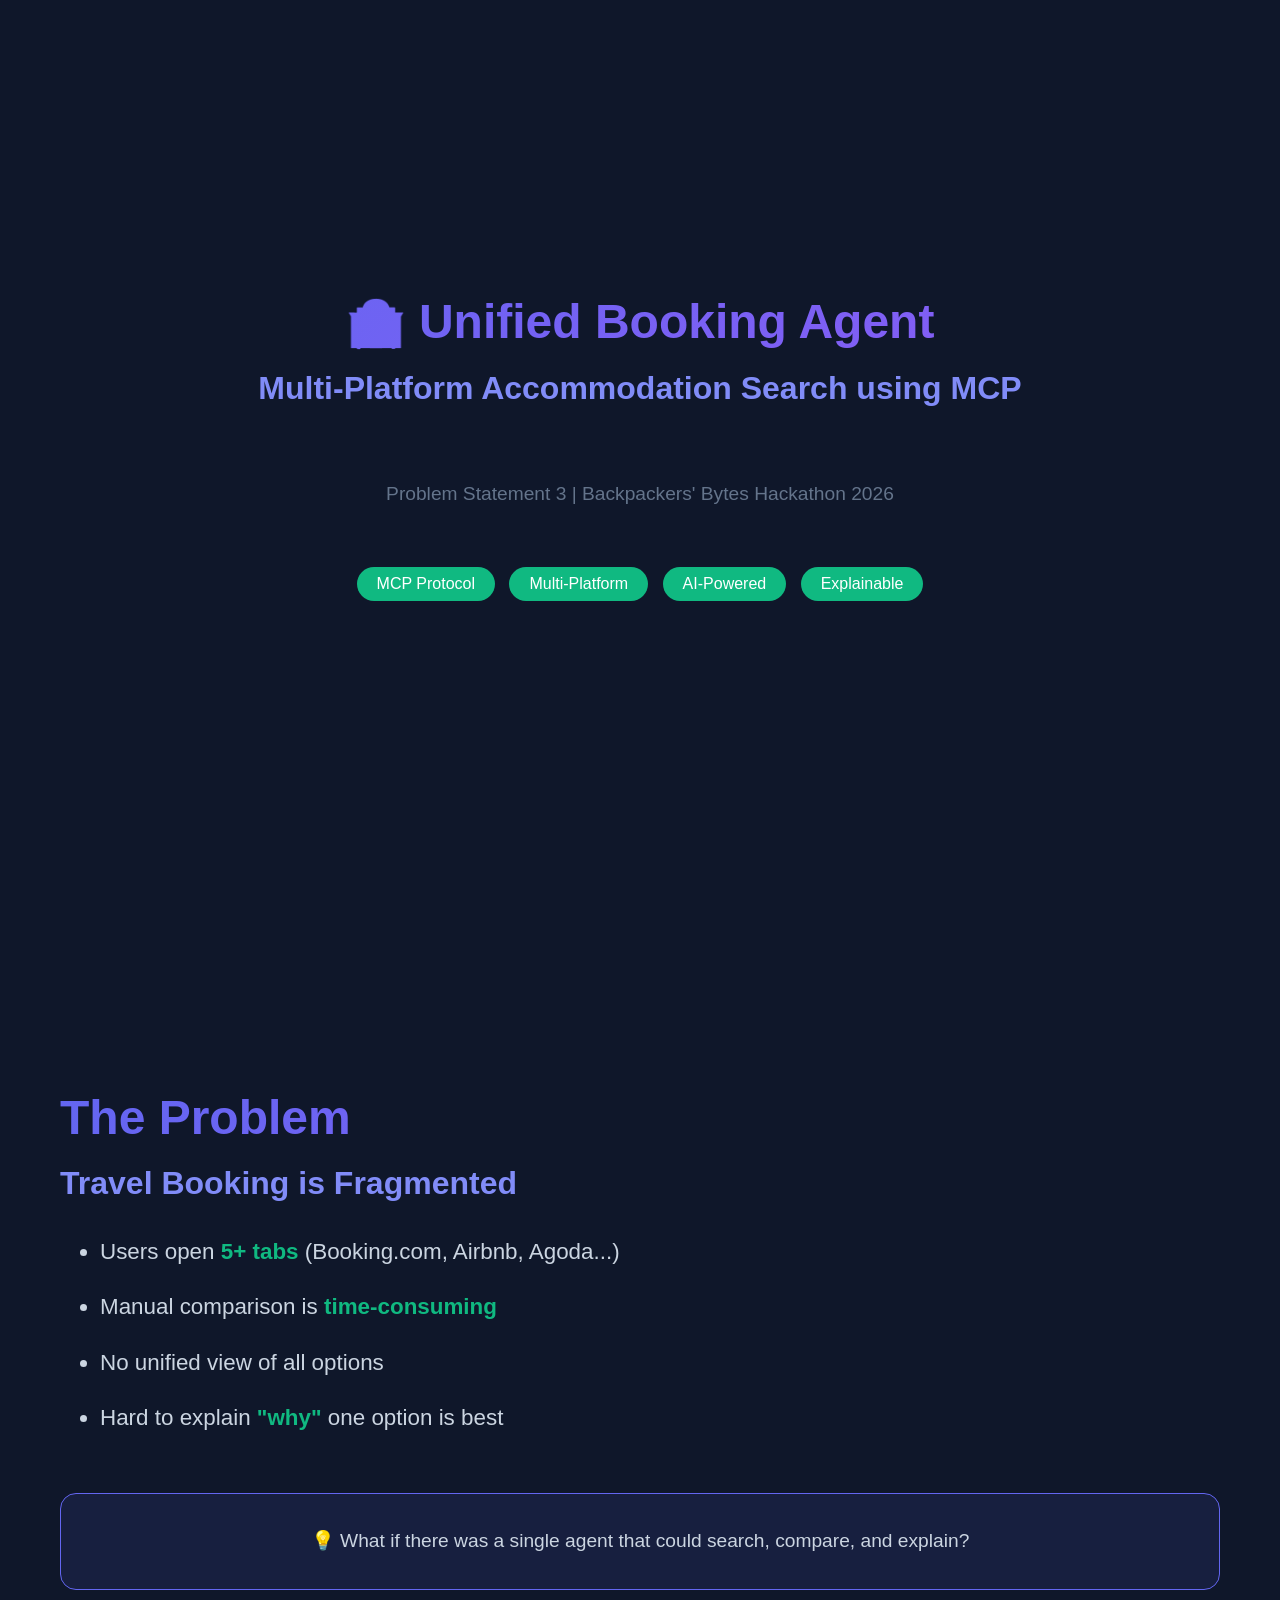
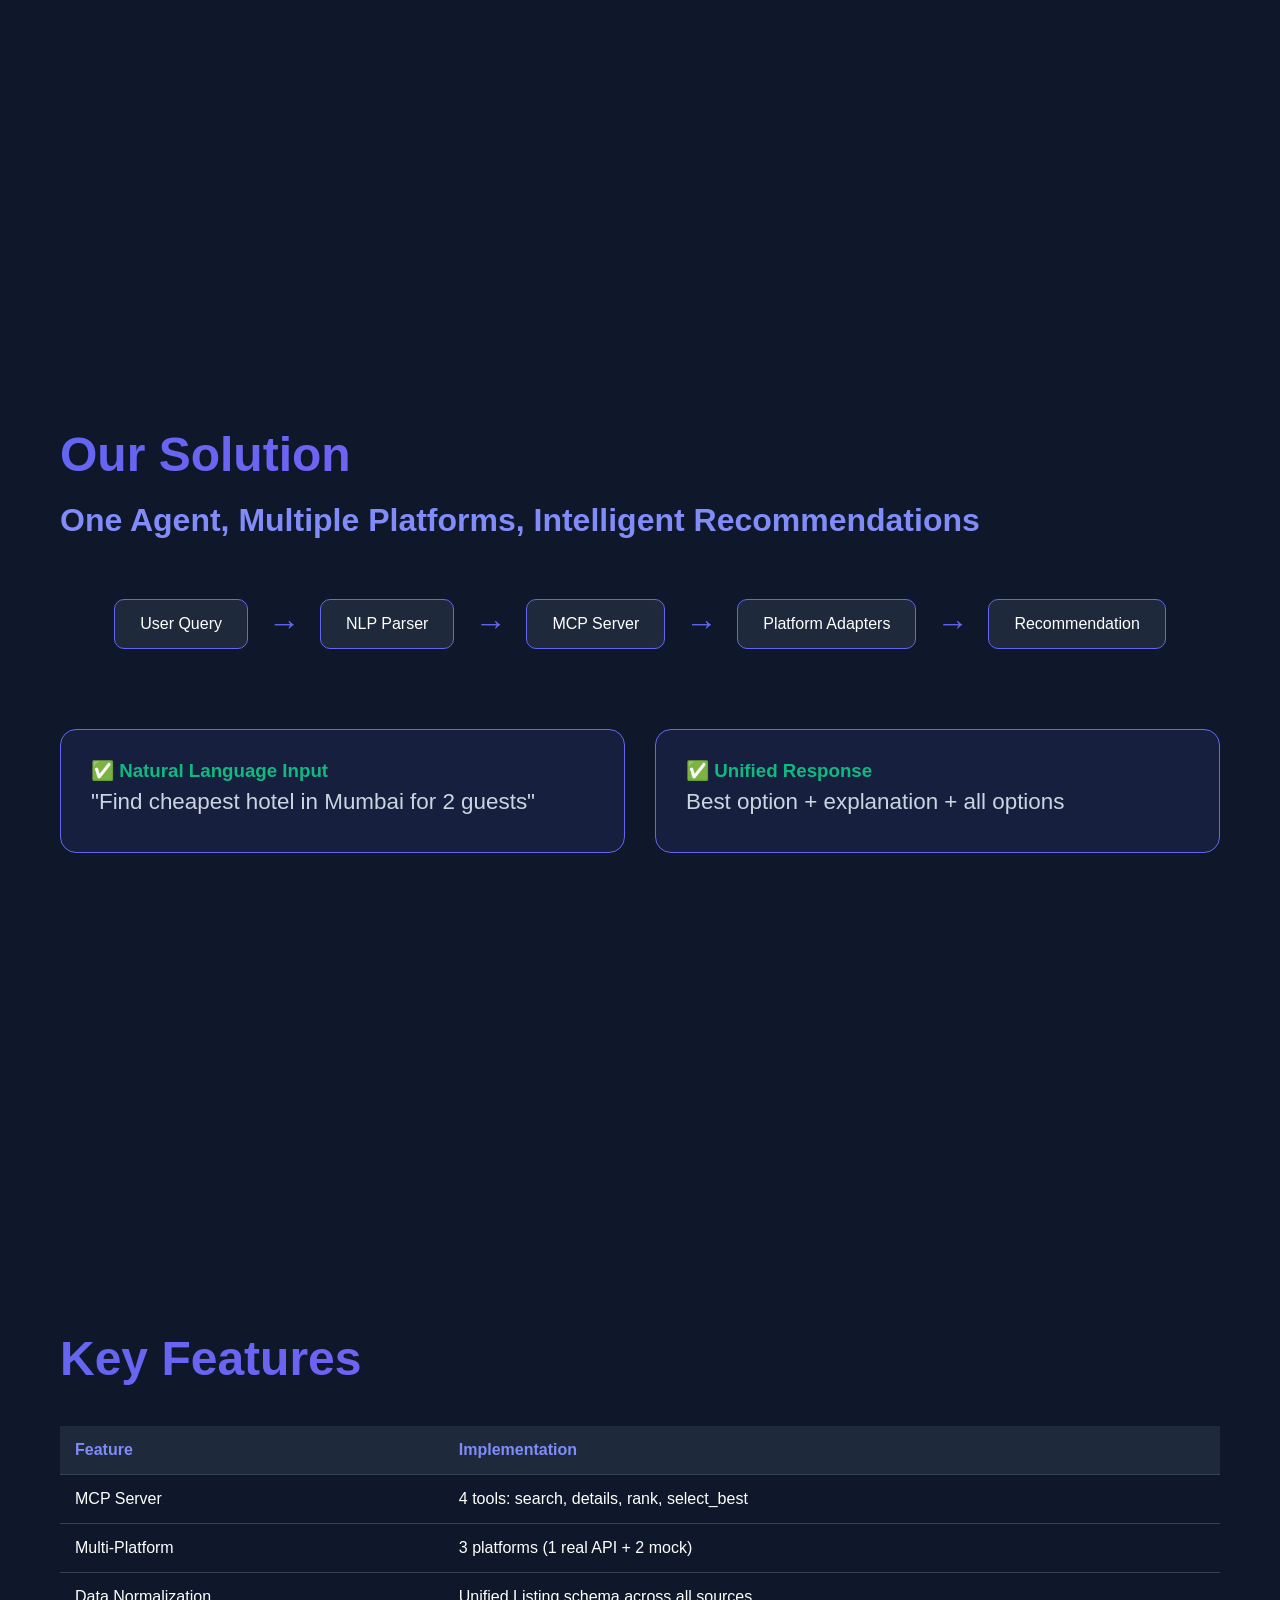
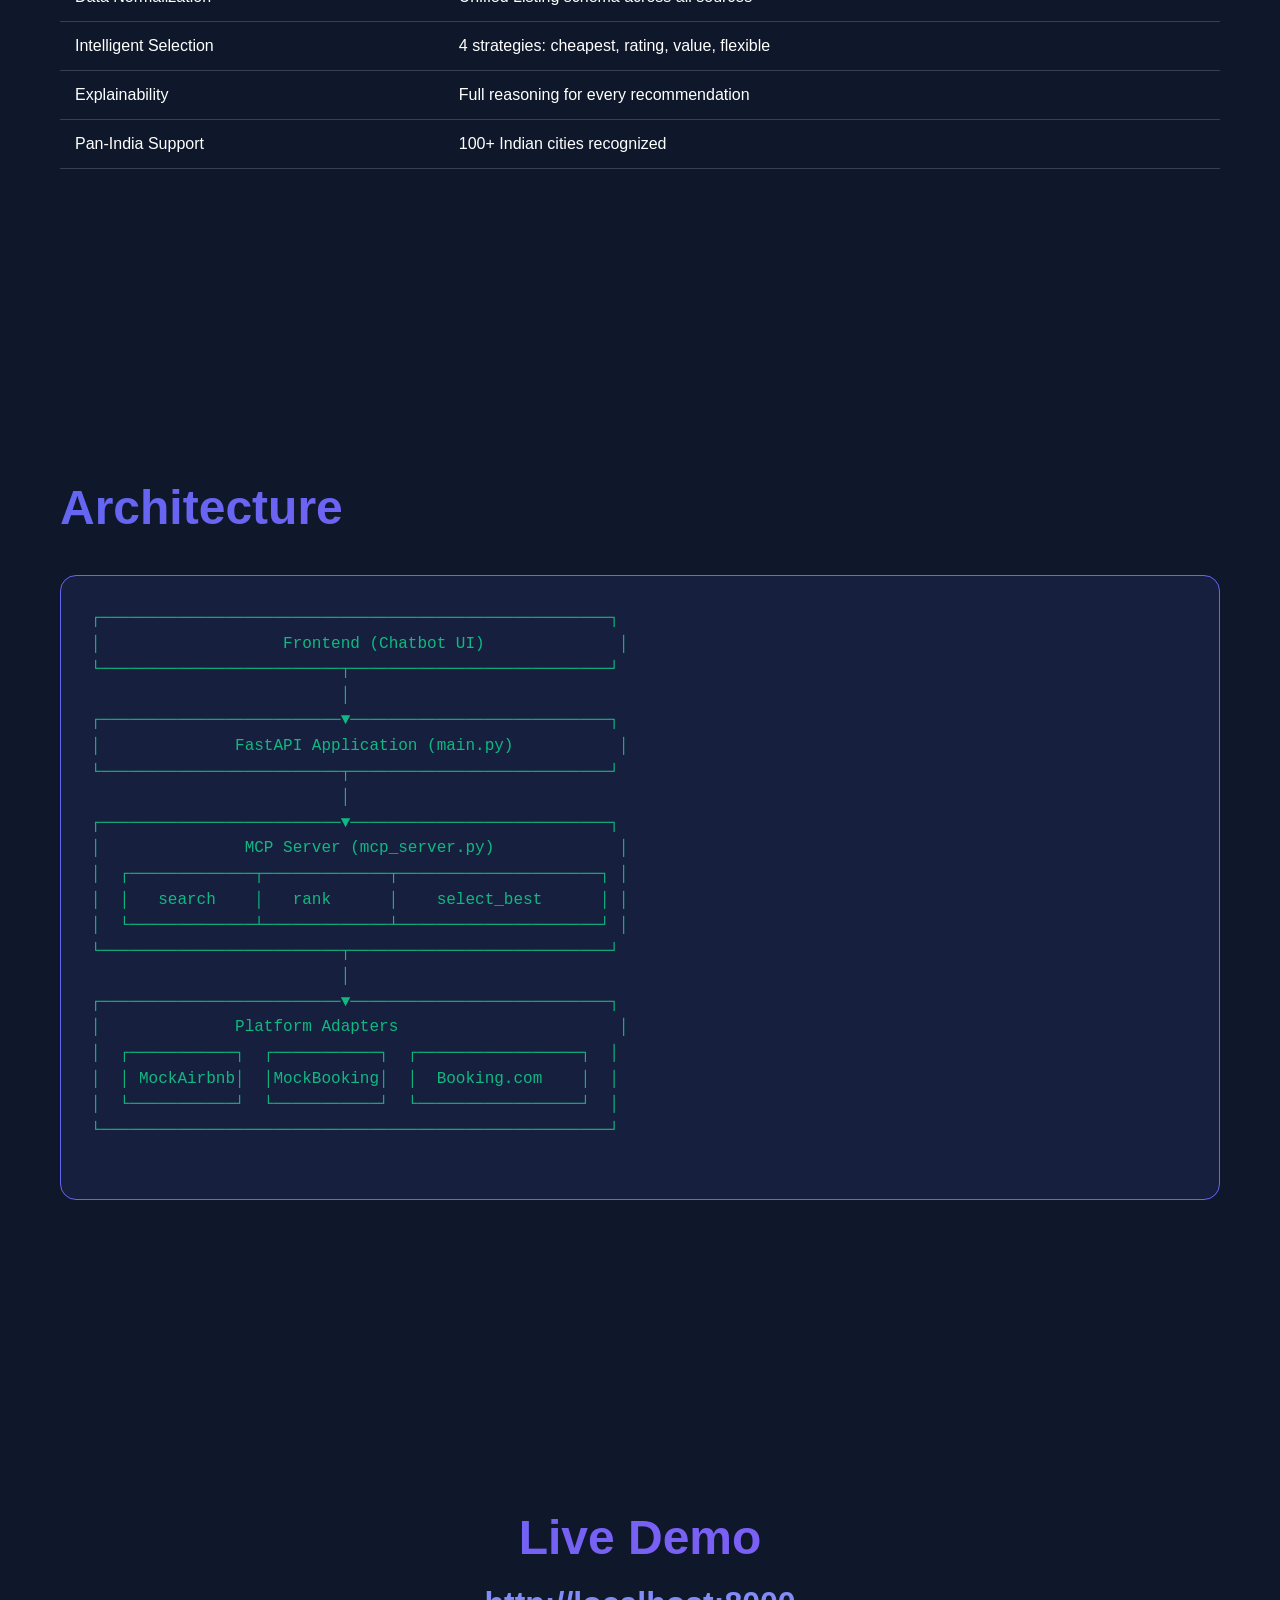
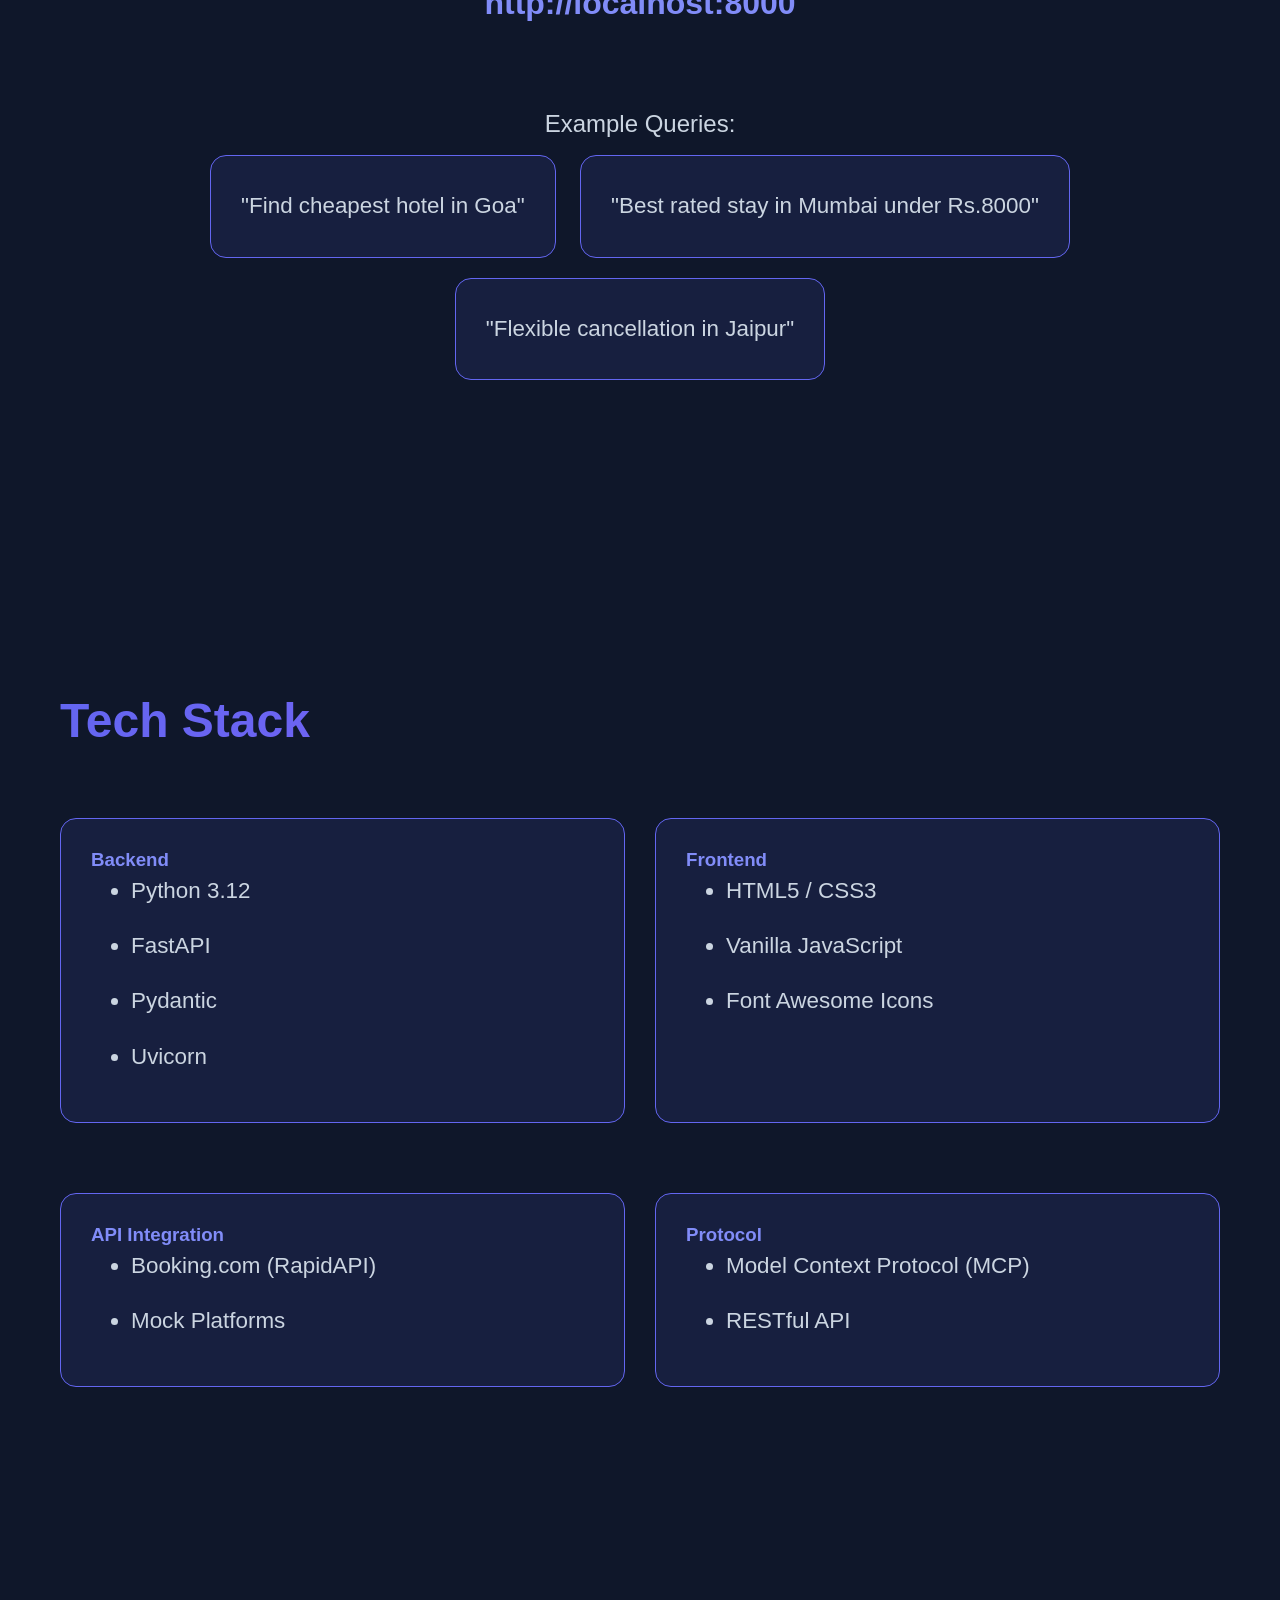
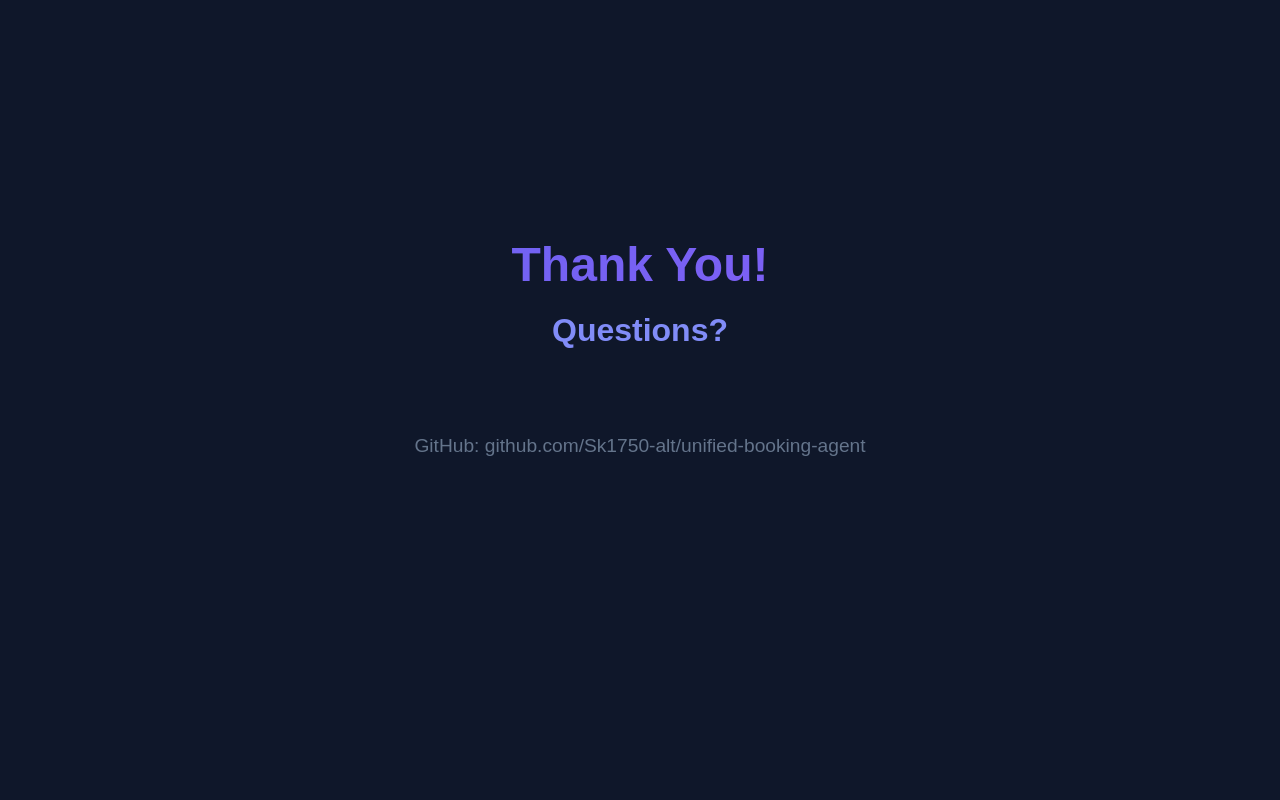
<file: presentation.html>
<!DOCTYPE html>
<html lang="en">

<head>
    <meta charset="UTF-8">
    <meta name="viewport" content="width=device-width, initial-scale=1.0">
    <title>Unified Booking Agent - Presentation</title>
    <style>
        * {
            margin: 0;
            padding: 0;
            box-sizing: border-box;
        }

        body {
            font-family: 'Segoe UI', Tahoma, sans-serif;
            background: #0f172a;
            color: white;
        }

        .slide {
            min-height: 100vh;
            padding: 60px;
            display: flex;
            flex-direction: column;
            justify-content: center;
            page-break-after: always;
        }

        .slide h1 {
            font-size: 3rem;
            margin-bottom: 20px;
            background: linear-gradient(135deg, #6366f1, #8b5cf6);
            -webkit-background-clip: text;
            -webkit-text-fill-color: transparent;
        }

        .slide h2 {
            font-size: 2rem;
            color: #818cf8;
            margin-bottom: 30px;
        }

        .slide p,
        .slide li {
            font-size: 1.4rem;
            line-height: 1.8;
            color: #cbd5e1;
        }

        .slide ul {
            margin-left: 40px;
        }

        .slide li {
            margin-bottom: 15px;
        }

        .highlight {
            color: #10b981;
            font-weight: bold;
        }

        .card {
            background: rgba(99, 102, 241, 0.1);
            border: 1px solid #6366f1;
            border-radius: 16px;
            padding: 30px;
            margin: 20px 0;
        }

        .grid {
            display: grid;
            grid-template-columns: 1fr 1fr;
            gap: 30px;
            margin-top: 30px;
        }

        .center {
            text-align: center;
        }

        .badge {
            display: inline-block;
            background: #10b981;
            color: white;
            padding: 8px 20px;
            border-radius: 20px;
            font-size: 1rem;
            margin: 5px;
        }

        table {
            width: 100%;
            border-collapse: collapse;
            margin-top: 20px;
        }

        th,
        td {
            padding: 15px;
            text-align: left;
            border-bottom: 1px solid #334155;
        }

        th {
            background: #1e293b;
            color: #818cf8;
        }

        .flow {
            display: flex;
            align-items: center;
            justify-content: center;
            gap: 20px;
            flex-wrap: wrap;
            margin: 30px 0;
        }

        .flow-item {
            background: #1e293b;
            padding: 15px 25px;
            border-radius: 10px;
            border: 1px solid #6366f1;
        }

        .flow-arrow {
            font-size: 2rem;
            color: #6366f1;
        }

        @media print {
            .slide {
                min-height: 100vh;
            }
        }
    </style>
</head>

<body>

    <!-- SLIDE 1: Title -->
    <div class="slide center">
        <h1>🏨 Unified Booking Agent</h1>
        <h2>Multi-Platform Accommodation Search using MCP</h2>
        <p style="font-size: 1.2rem; margin-top: 40px; color: #64748b;">Problem Statement 3 | Backpackers' Bytes
            Hackathon 2026</p>
        <div style="margin-top: 50px;">
            <span class="badge">MCP Protocol</span>
            <span class="badge">Multi-Platform</span>
            <span class="badge">AI-Powered</span>
            <span class="badge">Explainable</span>
        </div>
    </div>

    <!-- SLIDE 2: Problem -->
    <div class="slide">
        <h1>The Problem</h1>
        <h2>Travel Booking is Fragmented</h2>
        <ul>
            <li>Users open <span class="highlight">5+ tabs</span> (Booking.com, Airbnb, Agoda...)</li>
            <li>Manual comparison is <span class="highlight">time-consuming</span></li>
            <li>No unified view of all options</li>
            <li>Hard to explain <span class="highlight">"why"</span> one option is best</li>
        </ul>
        <div class="card" style="margin-top: 40px;">
            <p style="font-size: 1.2rem; text-align: center;">💡 What if there was a single agent that could search,
                compare, and explain?</p>
        </div>
    </div>

    <!-- SLIDE 3: Solution -->
    <div class="slide">
        <h1>Our Solution</h1>
        <h2>One Agent, Multiple Platforms, Intelligent Recommendations</h2>
        <div class="flow">
            <div class="flow-item">User Query</div>
            <div class="flow-arrow">→</div>
            <div class="flow-item">NLP Parser</div>
            <div class="flow-arrow">→</div>
            <div class="flow-item">MCP Server</div>
            <div class="flow-arrow">→</div>
            <div class="flow-item">Platform Adapters</div>
            <div class="flow-arrow">→</div>
            <div class="flow-item">Recommendation</div>
        </div>
        <div class="grid">
            <div class="card">
                <h3 style="color: #10b981;">✅ Natural Language Input</h3>
                <p>"Find cheapest hotel in Mumbai for 2 guests"</p>
            </div>
            <div class="card">
                <h3 style="color: #10b981;">✅ Unified Response</h3>
                <p>Best option + explanation + all options</p>
            </div>
        </div>
    </div>

    <!-- SLIDE 4: Features -->
    <div class="slide">
        <h1>Key Features</h1>
        <table>
            <tr>
                <th>Feature</th>
                <th>Implementation</th>
            </tr>
            <tr>
                <td>MCP Server</td>
                <td>4 tools: search, details, rank, select_best</td>
            </tr>
            <tr>
                <td>Multi-Platform</td>
                <td>3 platforms (1 real API + 2 mock)</td>
            </tr>
            <tr>
                <td>Data Normalization</td>
                <td>Unified Listing schema across all sources</td>
            </tr>
            <tr>
                <td>Intelligent Selection</td>
                <td>4 strategies: cheapest, rating, value, flexible</td>
            </tr>
            <tr>
                <td>Explainability</td>
                <td>Full reasoning for every recommendation</td>
            </tr>
            <tr>
                <td>Pan-India Support</td>
                <td>100+ Indian cities recognized</td>
            </tr>
        </table>
    </div>

    <!-- SLIDE 5: Architecture -->
    <div class="slide">
        <h1>Architecture</h1>
        <div class="card">
            <pre style="font-size: 1rem; line-height: 1.6; color: #10b981;">
┌─────────────────────────────────────────────────────┐
│                   Frontend (Chatbot UI)              │
└─────────────────────────┬───────────────────────────┘
                          │
┌─────────────────────────▼───────────────────────────┐
│              FastAPI Application (main.py)           │
└─────────────────────────┬───────────────────────────┘
                          │
┌─────────────────────────▼───────────────────────────┐
│               MCP Server (mcp_server.py)             │
│  ┌─────────────┬─────────────┬─────────────────────┐ │
│  │   search    │   rank      │    select_best      │ │
│  └─────────────┴─────────────┴─────────────────────┘ │
└─────────────────────────┬───────────────────────────┘
                          │
┌─────────────────────────▼───────────────────────────┐
│              Platform Adapters                       │
│  ┌───────────┐  ┌───────────┐  ┌─────────────────┐  │
│  │ MockAirbnb│  │MockBooking│  │  Booking.com    │  │
│  └───────────┘  └───────────┘  └─────────────────┘  │
└─────────────────────────────────────────────────────┘
        </pre>
        </div>
    </div>

    <!-- SLIDE 6: Demo -->
    <div class="slide center">
        <h1>Live Demo</h1>
        <h2>http://localhost:8000</h2>
        <div style="margin-top: 50px;">
            <p style="font-size: 1.5rem;">Example Queries:</p>
            <div class="card" style="display: inline-block; margin: 10px;">
                <p>"Find cheapest hotel in Goa"</p>
            </div>
            <div class="card" style="display: inline-block; margin: 10px;">
                <p>"Best rated stay in Mumbai under Rs.8000"</p>
            </div>
            <div class="card" style="display: inline-block; margin: 10px;">
                <p>"Flexible cancellation in Jaipur"</p>
            </div>
        </div>
    </div>


    <!-- SLIDE 7: Tech Stack -->
    <div class="slide">
        <h1>Tech Stack</h1>
        <div class="grid">
            <div class="card">
                <h3 style="color: #818cf8;">Backend</h3>
                <ul>
                    <li>Python 3.12</li>
                    <li>FastAPI</li>
                    <li>Pydantic</li>
                    <li>Uvicorn</li>
                </ul>
            </div>
            <div class="card">
                <h3 style="color: #818cf8;">Frontend</h3>
                <ul>
                    <li>HTML5 / CSS3</li>
                    <li>Vanilla JavaScript</li>
                    <li>Font Awesome Icons</li>
                </ul>
            </div>
            <div class="card">
                <h3 style="color: #818cf8;">API Integration</h3>
                <ul>
                    <li>Booking.com (RapidAPI)</li>
                    <li>Mock Platforms</li>
                </ul>
            </div>
            <div class="card">
                <h3 style="color: #818cf8;">Protocol</h3>
                <ul>
                    <li>Model Context Protocol (MCP)</li>
                    <li>RESTful API</li>
                </ul>
            </div>
        </div>
    </div>

    <!-- SLIDE 9: Thank You -->
    <div class="slide center">
        <h1>Thank You!</h1>
        <h2>Questions?</h2>
        <div style="margin-top: 50px;">
            <p style="font-size: 1.2rem; color: #64748b;">GitHub: github.com/Sk1750-alt/unified-booking-agent</p>
        </div>
    </div>

</body>

</html>
</file>
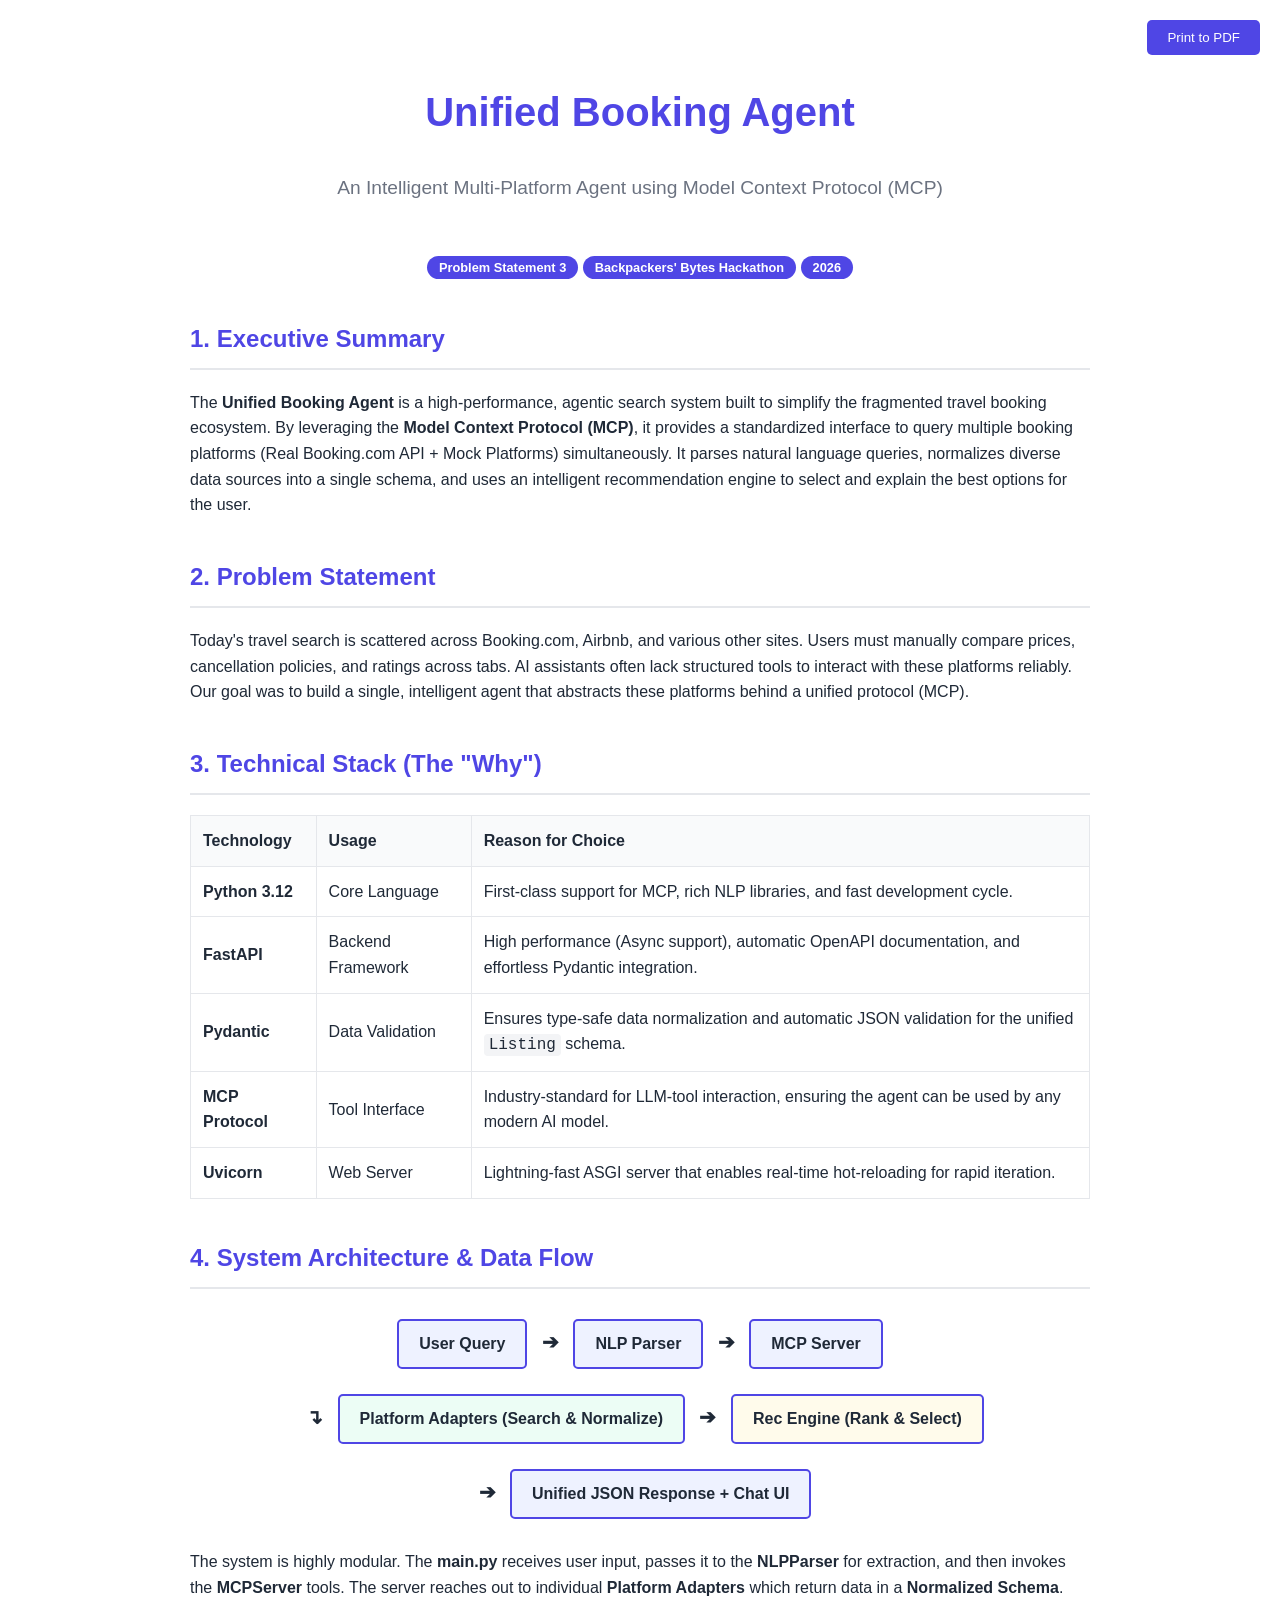
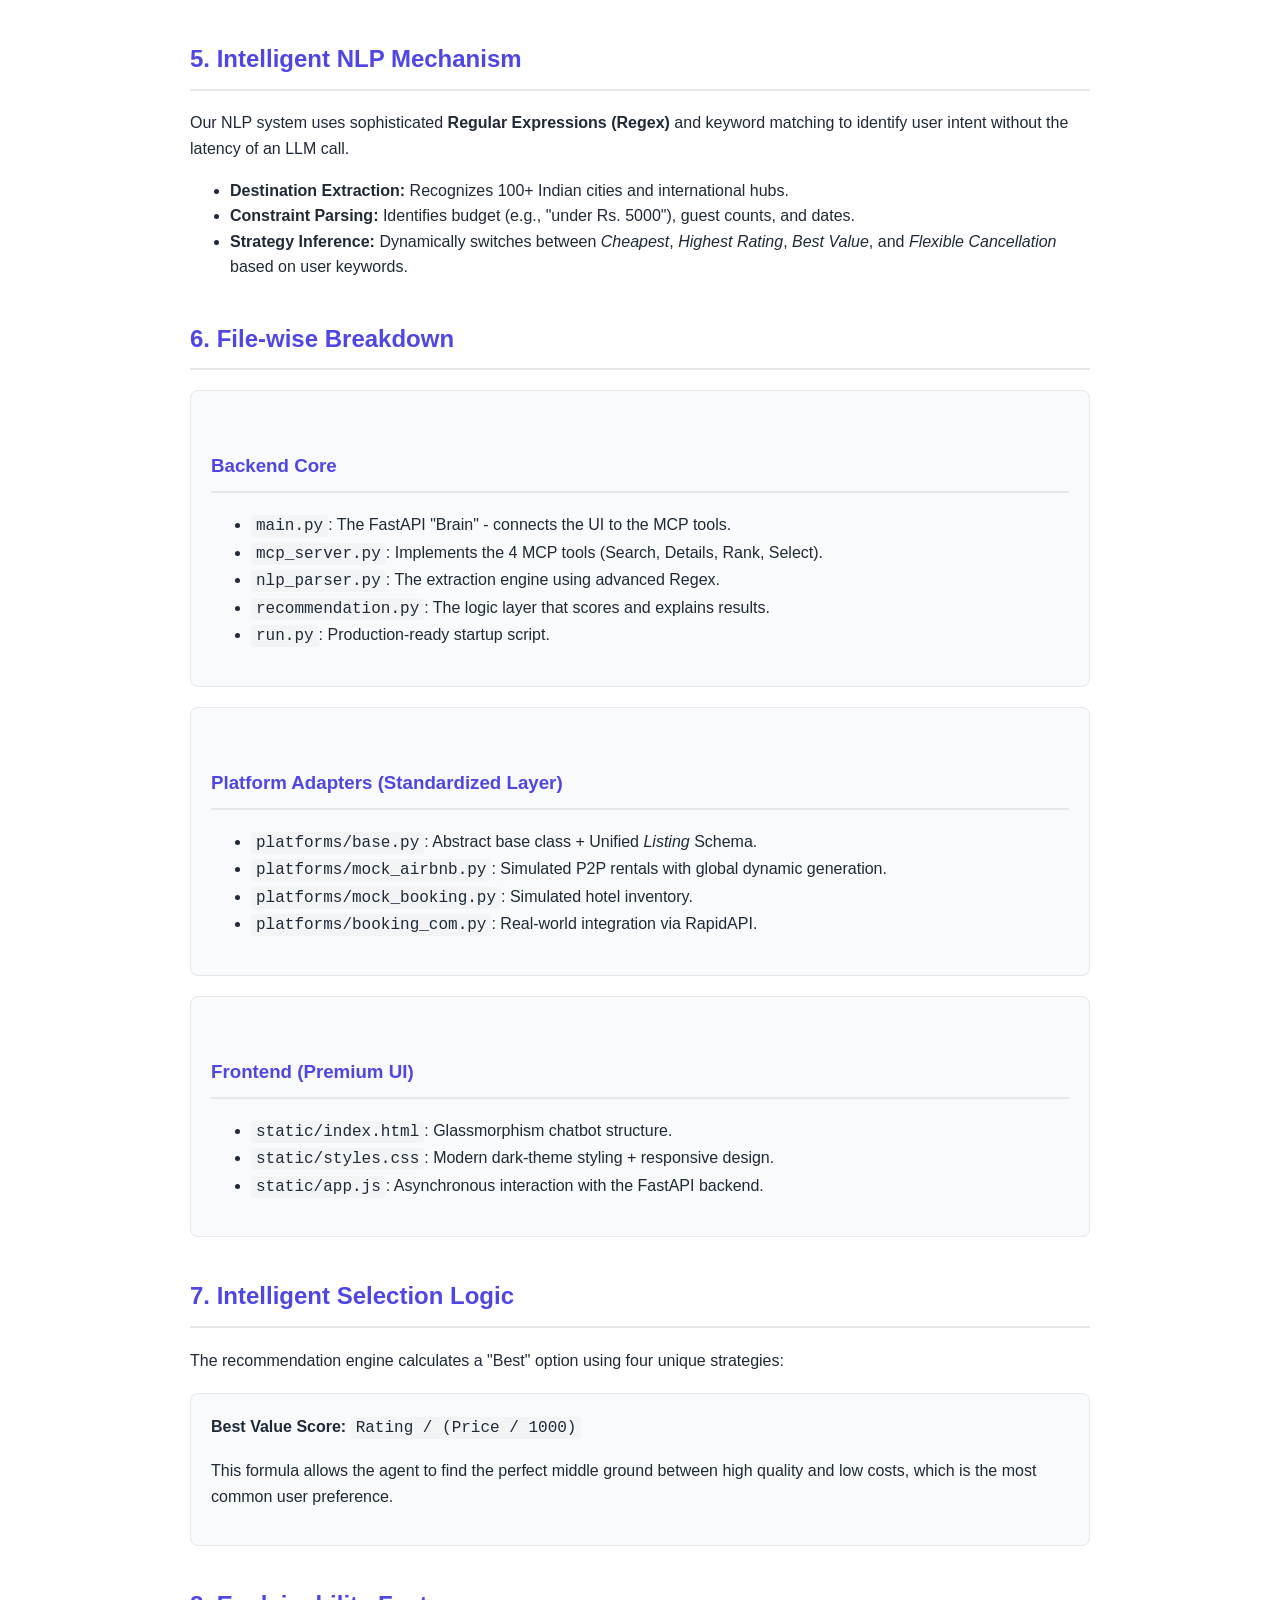
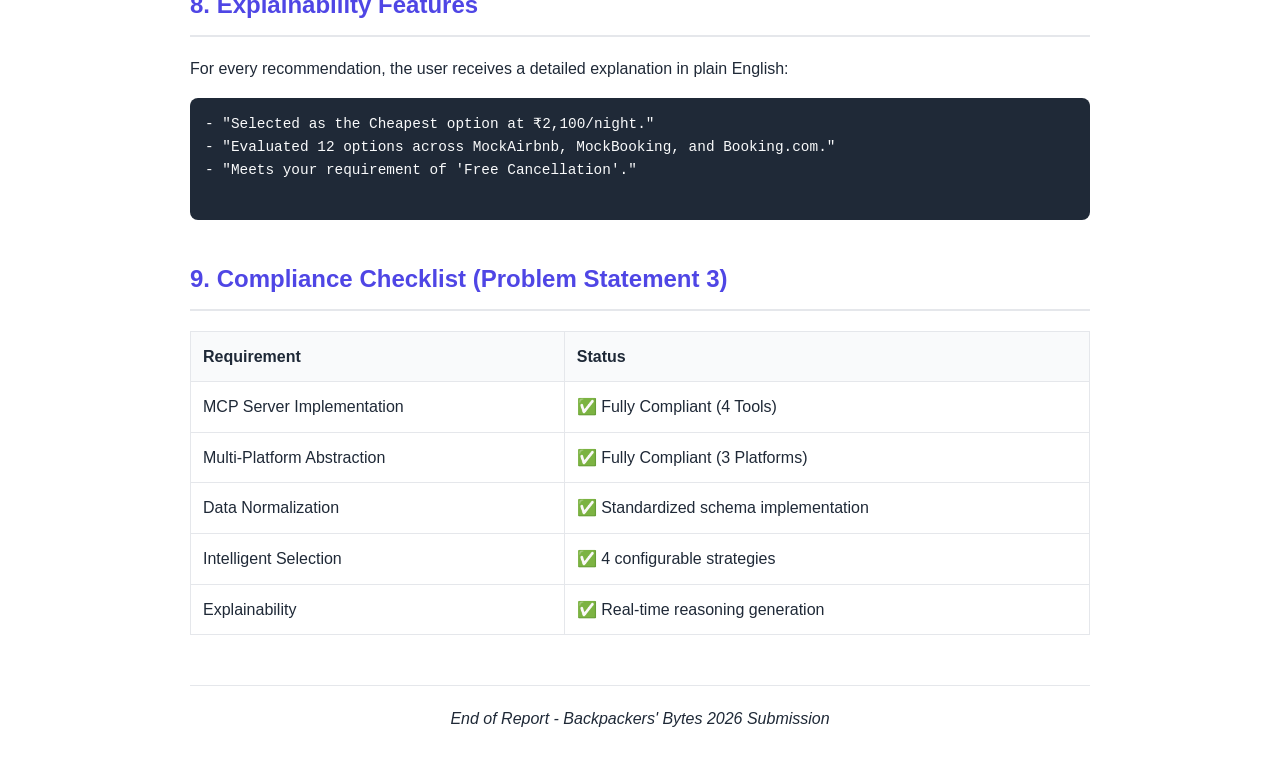
<file: PROJECT_REPORT.html>
<!DOCTYPE html>
<html lang="en">

<head>
    <meta charset="UTF-8">
    <meta name="viewport" content="width=device-width, initial-scale=1.0">
    <title>Project Report - Unified Booking Agent using MCP</title>
    <style>
        :root {
            --primary: #4f46e5;
            --secondary: #6366f1;
            --bg: #ffffff;
            --text: #1f2937;
            --light-bg: #f9fafb;
            --border: #e5e7eb;
        }

        body {
            font-family: 'Segoe UI', Tahoma, Geneva, Verdana, sans-serif;
            line-height: 1.6;
            color: var(--text);
            max-width: 900px;
            margin: 0 auto;
            padding: 40px 20px;
            background-color: var(--bg);
        }

        h1,
        h2,
        h3 {
            color: var(--primary);
            border-bottom: 2px solid var(--border);
            padding-bottom: 10px;
            margin-top: 40px;
        }

        h1 {
            font-size: 2.5rem;
            text-align: center;
            border-bottom: none;
            margin-bottom: 10px;
        }

        .subtitle {
            text-align: center;
            color: #6b7280;
            font-size: 1.2rem;
            margin-bottom: 50px;
        }

        .section {
            margin-bottom: 40px;
        }

        .card {
            background: var(--light-bg);
            border: 1px solid var(--border);
            border-radius: 8px;
            padding: 20px;
            margin: 20px 0;
        }

        code {
            background: #f3f4f6;
            padding: 2px 5px;
            border-radius: 4px;
            font-family: 'Courier New', Courier, monospace;
        }

        pre {
            background: #1f2937;
            color: #f9fafb;
            padding: 15px;
            border-radius: 8px;
            overflow-x: auto;
            font-size: 0.9rem;
        }

        table {
            width: 100%;
            border-collapse: collapse;
            margin: 20px 0;
        }

        th,
        td {
            padding: 12px;
            text-align: left;
            border: 1px solid var(--border);
        }

        th {
            background-color: var(--light-bg);
        }

        .badge {
            background: var(--primary);
            color: white;
            padding: 4px 12px;
            border-radius: 9999px;
            font-size: 0.8rem;
            font-weight: bold;
        }

        @media print {
            body {
                max-width: 100%;
                padding: 0;
            }

            button {
                display: none;
            }

            .no-print {
                display: none;
            }
        }

        .flow-container {
            text-align: center;
            font-weight: bold;
            margin: 30px 0;
        }

        .flow-box {
            display: inline-block;
            padding: 10px 20px;
            border: 2px solid var(--primary);
            border-radius: 5px;
            background: #eef2ff;
        }

        .arrow {
            font-size: 20px;
            margin: 0 10px;
        }
    </style>
</head>

<body>
    <button onclick="window.print()"
        style="position: fixed; top: 20px; right: 20px; padding: 10px 20px; background: var(--primary); color: white; border: none; border-radius: 5px; cursor: pointer;"
        class="no-print">
        Print to PDF
    </button>

    <header>
        <h1>Unified Booking Agent</h1>
        <p class="subtitle">An Intelligent Multi-Platform Agent using Model Context Protocol (MCP)</p>
        <div style="text-align: center; margin-bottom: 30px;">
            <span class="badge">Problem Statement 3</span>
            <span class="badge">Backpackers' Bytes Hackathon</span>
            <span class="badge">2026</span>
        </div>
    </header>

    <div class="section">
        <h2>1. Executive Summary</h2>
        <p>The <strong>Unified Booking Agent</strong> is a high-performance, agentic search system built to simplify the
            fragmented travel booking ecosystem. By leveraging the <strong>Model Context Protocol (MCP)</strong>, it
            provides a standardized interface to query multiple booking platforms (Real Booking.com API + Mock
            Platforms) simultaneously. It parses natural language queries, normalizes diverse data sources into a single
            schema, and uses an intelligent recommendation engine to select and explain the best options for the user.
        </p>
    </div>

    <div class="section">
        <h2>2. Problem Statement</h2>
        <p>Today's travel search is scattered across Booking.com, Airbnb, and various other sites. Users must manually
            compare prices, cancellation policies, and ratings across tabs. AI assistants often lack structured tools to
            interact with these platforms reliably. Our goal was to build a single, intelligent agent that abstracts
            these platforms behind a unified protocol (MCP).</p>
    </div>

    <div class="section">
        <h2>3. Technical Stack (The "Why")</h2>
        <table>
            <tr>
                <th>Technology</th>
                <th>Usage</th>
                <th>Reason for Choice</th>
            </tr>
            <tr>
                <td><strong>Python 3.12</strong></td>
                <td>Core Language</td>
                <td>First-class support for MCP, rich NLP libraries, and fast development cycle.</td>
            </tr>
            <tr>
                <td><strong>FastAPI</strong></td>
                <td>Backend Framework</td>
                <td>High performance (Async support), automatic OpenAPI documentation, and effortless Pydantic
                    integration.</td>
            </tr>
            <tr>
                <td><strong>Pydantic</strong></td>
                <td>Data Validation</td>
                <td>Ensures type-safe data normalization and automatic JSON validation for the unified
                    <code>Listing</code> schema.</td>
            </tr>
            <tr>
                <td><strong>MCP Protocol</strong></td>
                <td>Tool Interface</td>
                <td>Industry-standard for LLM-tool interaction, ensuring the agent can be used by any modern AI model.
                </td>
            </tr>
            <tr>
                <td><strong>Uvicorn</strong></td>
                <td>Web Server</td>
                <td>Lightning-fast ASGI server that enables real-time hot-reloading for rapid iteration.</td>
            </tr>
        </table>
    </div>

    <div class="section">
        <h2>4. System Architecture & Data Flow</h2>
        <div class="flow-container">
            <div class="flow-box">User Query</div>
            <span class="arrow">➔</span>
            <div class="flow-box">NLP Parser</div>
            <span class="arrow">➔</span>
            <div class="flow-box">MCP Server</div>
            <br><br>
            <span class="arrow">↴</span>
            <div class="flow-box" style="background: #ecfdf5;">Platform Adapters (Search & Normalize)</div>
            <span class="arrow">➔</span>
            <div class="flow-box" style="background: #fffbeb;">Rec Engine (Rank & Select)</div>
            <br><br>
            <span class="arrow">➔</span>
            <div class="flow-box">Unified JSON Response + Chat UI</div>
        </div>
        <p>The system is highly modular. The <strong>main.py</strong> receives user input, passes it to the
            <strong>NLPParser</strong> for extraction, and then invokes the <strong>MCPServer</strong> tools. The server
            reaches out to individual <strong>Platform Adapters</strong> which return data in a <strong>Normalized
                Schema</strong>.</p>
    </div>

    <div class="section">
        <h2>5. Intelligent NLP Mechanism</h2>
        <p>Our NLP system uses sophisticated <strong>Regular Expressions (Regex)</strong> and keyword matching to
            identify user intent without the latency of an LLM call.</p>
        <ul>
            <li><strong>Destination Extraction:</strong> Recognizes 100+ Indian cities and international hubs.</li>
            <li><strong>Constraint Parsing:</strong> Identifies budget (e.g., "under Rs. 5000"), guest counts, and
                dates.</li>
            <li><strong>Strategy Inference:</strong> Dynamically switches between <i>Cheapest</i>, <i>Highest
                    Rating</i>, <i>Best Value</i>, and <i>Flexible Cancellation</i> based on user keywords.</li>
        </ul>
    </div>

    <div class="section">
        <h2>6. File-wise Breakdown</h2>
        <div class="card">
            <h3>Backend Core</h3>
            <ul>
                <li><code>main.py</code>: The FastAPI "Brain" - connects the UI to the MCP tools.</li>
                <li><code>mcp_server.py</code>: Implements the 4 MCP tools (Search, Details, Rank, Select).</li>
                <li><code>nlp_parser.py</code>: The extraction engine using advanced Regex.</li>
                <li><code>recommendation.py</code>: The logic layer that scores and explains results.</li>
                <li><code>run.py</code>: Production-ready startup script.</li>
            </ul>
        </div>
        <div class="card">
            <h3>Platform Adapters (Standardized Layer)</h3>
            <ul>
                <li><code>platforms/base.py</code>: Abstract base class + Unified <i>Listing</i> Schema.</li>
                <li><code>platforms/mock_airbnb.py</code>: Simulated P2P rentals with global dynamic generation.</li>
                <li><code>platforms/mock_booking.py</code>: Simulated hotel inventory.</li>
                <li><code>platforms/booking_com.py</code>: Real-world integration via RapidAPI.</li>
            </ul>
        </div>
        <div class="card">
            <h3>Frontend (Premium UI)</h3>
            <ul>
                <li><code>static/index.html</code>: Glassmorphism chatbot structure.</li>
                <li><code>static/styles.css</code>: Modern dark-theme styling + responsive design.</li>
                <li><code>static/app.js</code>: Asynchronous interaction with the FastAPI backend.</li>
            </ul>
        </div>
    </div>

    <div class="section">
        <h2>7. Intelligent Selection Logic</h2>
        <p>The recommendation engine calculates a "Best" option using four unique strategies:</p>
        <div class="card">
            <strong>Best Value Score:</strong> <code>Rating / (Price / 1000)</code>
            <p>This formula allows the agent to find the perfect middle ground between high quality and low costs, which
                is the most common user preference.</p>
        </div>
    </div>

    <div class="section">
        <h2>8. Explainability Features</h2>
        <p>For every recommendation, the user receives a detailed explanation in plain English:</p>
        <pre>
- "Selected as the Cheapest option at ₹2,100/night."
- "Evaluated 12 options across MockAirbnb, MockBooking, and Booking.com."
- "Meets your requirement of 'Free Cancellation'."
        </pre>
    </div>

    <div class="section">
        <h2>9. Compliance Checklist (Problem Statement 3)</h2>
        <table>
            <tr>
                <th>Requirement</th>
                <th>Status</th>
            </tr>
            <tr>
                <td>MCP Server Implementation</td>
                <td>✅ Fully Compliant (4 Tools)</td>
            </tr>
            <tr>
                <td>Multi-Platform Abstraction</td>
                <td>✅ Fully Compliant (3 Platforms)</td>
            </tr>
            <tr>
                <td>Data Normalization</td>
                <td>✅ Standardized schema implementation</td>
            </tr>
            <tr>
                <td>Intelligent Selection</td>
                <td>✅ 4 configurable strategies</td>
            </tr>
            <tr>
                <td>Explainability</td>
                <td>✅ Real-time reasoning generation</td>
            </tr>
        </table>
    </div>

    <footer
        style="margin-top: 50px; padding-top: 20px; border-top: 1px solid var(--border); text-align: center; font-style: italic;">
        End of Report - Backpackers' Bytes 2026 Submission
    </footer>
</body>

</html>
</file>
